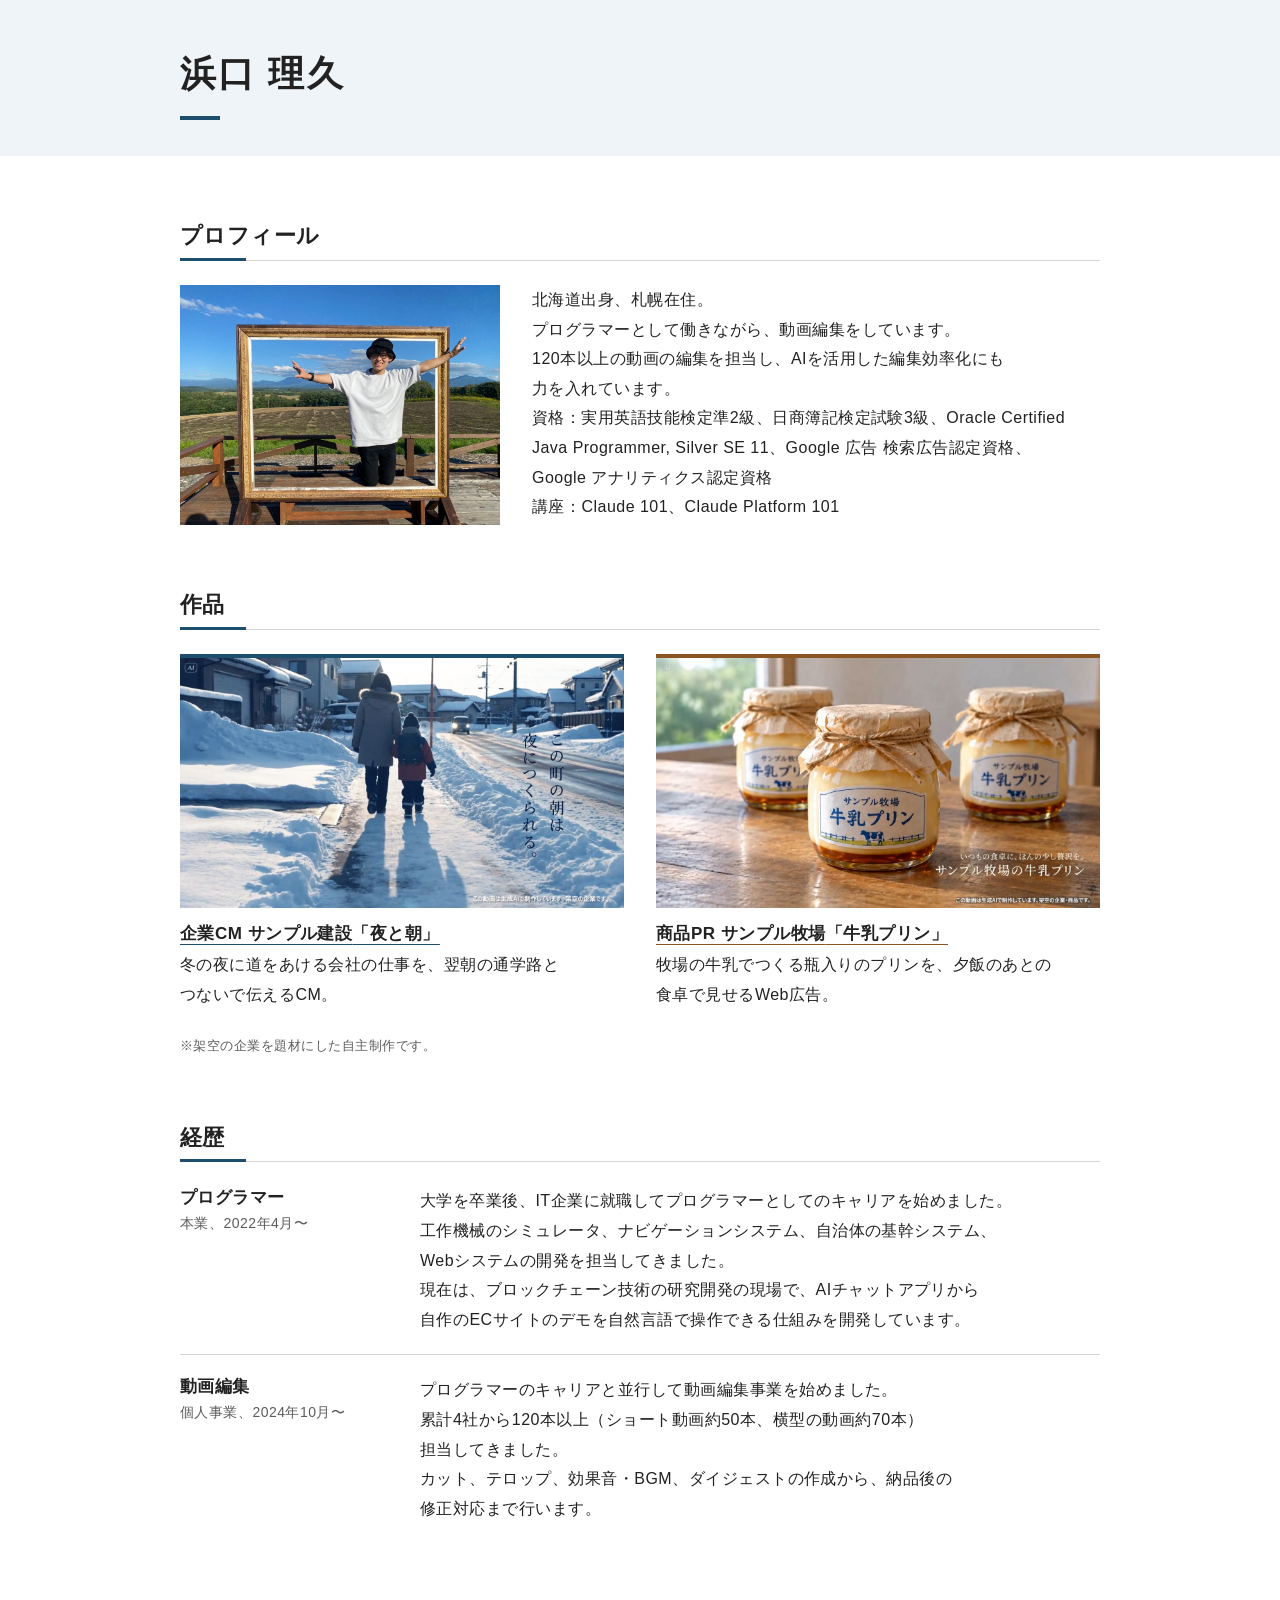
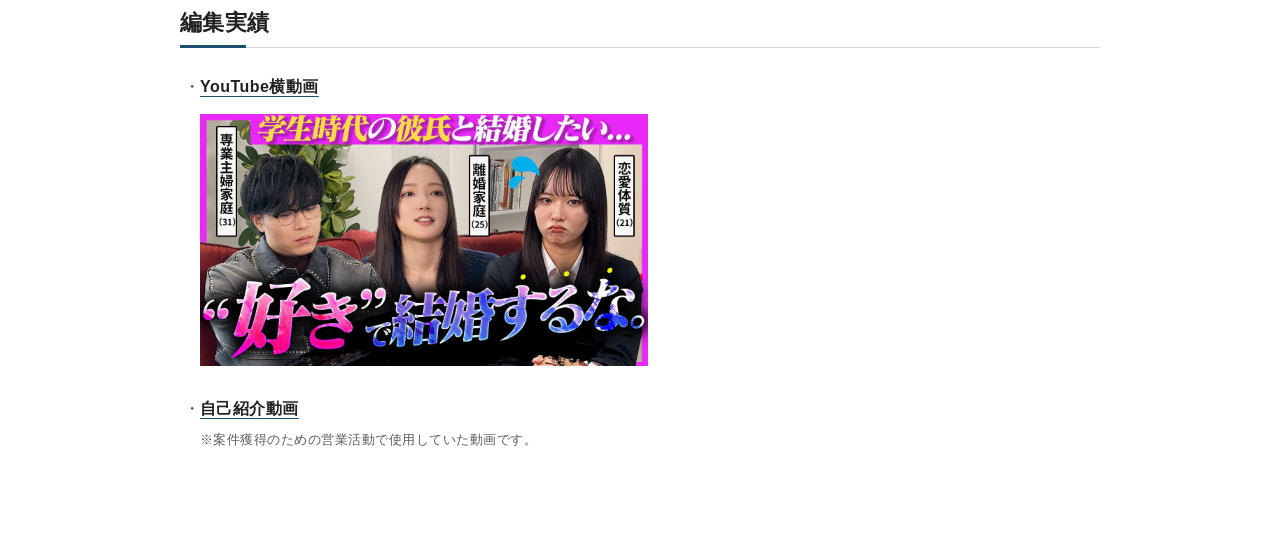
<file: index.html>
<!DOCTYPE html>
<html lang="ja">
<head>
<meta charset="utf-8">
<meta name="viewport" content="width=device-width, initial-scale=1">
<meta name="robots" content="noindex">
<title>ポートフォリオ</title>
<link rel="icon" href="data:,">
<link rel="stylesheet" href="assets/css/style.css?v=20261119b">
</head>
<body>
<main class="wrap">

  <header class="intro">
    <h1>浜口 理久</h1>
  </header>

  <section class="profile" aria-labelledby="profile">
    <h2 id="profile">プロフィール</h2>
    <div class="profile-body">
      <img src="assets/img/profile.jpg" alt="浜口 理久" width="1200" height="900">
      <p>北海道出身、<wbr>札幌在住。<br>
      プログラマーとして<wbr>働きながら、<wbr>動画編集をしています。<br>
      120本以上の<wbr>動画の<wbr>編集を<wbr>担当し、<wbr>AIを<wbr>活用した<wbr>編集効率化にも<wbr>力を<wbr>入れています。<br>
      資格：実用英語技能検定準2級、<wbr>日商簿記検定試験3級、<wbr>Oracle Certified Java Programmer, Silver SE 11、<wbr>Google 広告 検索広告認定資格、<wbr>Google アナリティクス認定資格<br>
      講座：Claude 101、<wbr>Claude Platform 101</p>
    </div>
  </section>

  <section aria-labelledby="works">
    <h2 id="works">作品</h2>
    <ul class="works">
      <!-- 作品1 ここから -->
      <li class="theme-snow">
        <a href="works/snow-cm/index.html" tabindex="-1" aria-hidden="true"><img src="assets/img/snow-cm.jpg" alt="" width="1280" height="720"></a>
        <h3><a href="works/snow-cm/index.html">企業CM サンプル建設<wbr>「夜と<wbr>朝」</a></h3>
        <p>冬の<wbr>夜に<wbr>道をあける<wbr>会社の<wbr>仕事を、<wbr>翌朝の<wbr>通学路とつないで<wbr>伝える<wbr>CM。</p>
      </li>
      <!-- 作品1 ここまで -->
      <!-- 作品2 ここから -->
      <li class="theme-pudding">
        <a href="works/milk-pudding/index.html" tabindex="-1" aria-hidden="true"><img src="assets/img/milk-pudding.jpg" alt="" width="1280" height="720"></a>
        <h3><a href="works/milk-pudding/index.html">商品PR サンプル牧場<wbr>「牛乳プリン」</a></h3>
        <p>牧場の<wbr>牛乳でつくる<wbr>瓶入りの<wbr>プリンを、<wbr>夕飯のあとの<wbr>食卓で<wbr>見せる<wbr>Web広告。</p>
      </li>
      <!-- 作品2 ここまで -->
    </ul>
    <p class="small">※架空の<wbr>企業を<wbr>題材にした<wbr>自主制作です。</p>
  </section>

  <section class="career" aria-labelledby="career">
    <h2 id="career">経歴</h2>

    <div class="career-item">
      <div class="career-head">
        <h3>プログラマー</h3>
        <p class="period">本業、<wbr>2022年4月〜</p>
      </div>
      <p>大学を<wbr>卒業後、<wbr>IT企業に<wbr>就職して<wbr>プログラマーとしての<wbr>キャリアを<wbr>始めました。<br>
      工作機械の<wbr>シミュレータ、<wbr>ナビゲーションシステム、<wbr>自治体の<wbr>基幹システム、<wbr>Webシステムの<wbr>開発を<wbr>担当してきました。<br>
      現在は、<wbr>ブロックチェーン技術の<wbr>研究開発の<wbr>現場で、<wbr>AIチャットアプリから<wbr>自作の<wbr>ECサイトの<wbr>デモを<wbr>自然言語で<wbr>操作できる<wbr>仕組みを<wbr>開発しています。</p>
    </div>

    <div class="career-item">
      <div class="career-head">
        <h3>動画編集</h3>
        <p class="period">個人事業、<wbr>2024年10月〜</p>
      </div>
      <p>プログラマーの<wbr>キャリアと<wbr>並行して<wbr>動画編集事業を<wbr>始めました。<br>
      累計4社から<wbr>120本以上<wbr>（<span class="keep">ショート動画約50本</span>、<span class="keep">横型の動画約70本</span>）<wbr>担当してきました。<br>
      カット、<wbr>テロップ、<wbr>効果音・BGM、<wbr>ダイジェストの<wbr>作成から、<wbr>納品後の<wbr>修正対応まで<wbr>行います。</p>
    </div>
  </section>

  <section aria-labelledby="edits">
    <h2 id="edits">編集実績</h2>
    <ul class="sample">
      <li>
        <p class="sample-title"><a href="https://youtu.be/GLa_k2IbzQU">YouTube横動画</a></p>
        <a href="https://youtu.be/GLa_k2IbzQU" tabindex="-1" aria-hidden="true"><img src="assets/img/edit-work.jpg" alt="" width="1280" height="720"></a>
      </li>
      <li>
        <p class="sample-title"><a href="https://youtu.be/4zsTHrxgi5o">自己紹介動画</a></p>
        <p class="small">※案件獲得のための<wbr>営業活動で<wbr>使用していた<wbr>動画です。</p>
      </li>
    </ul>
  </section>

</main>
</body>
</html>
</file>
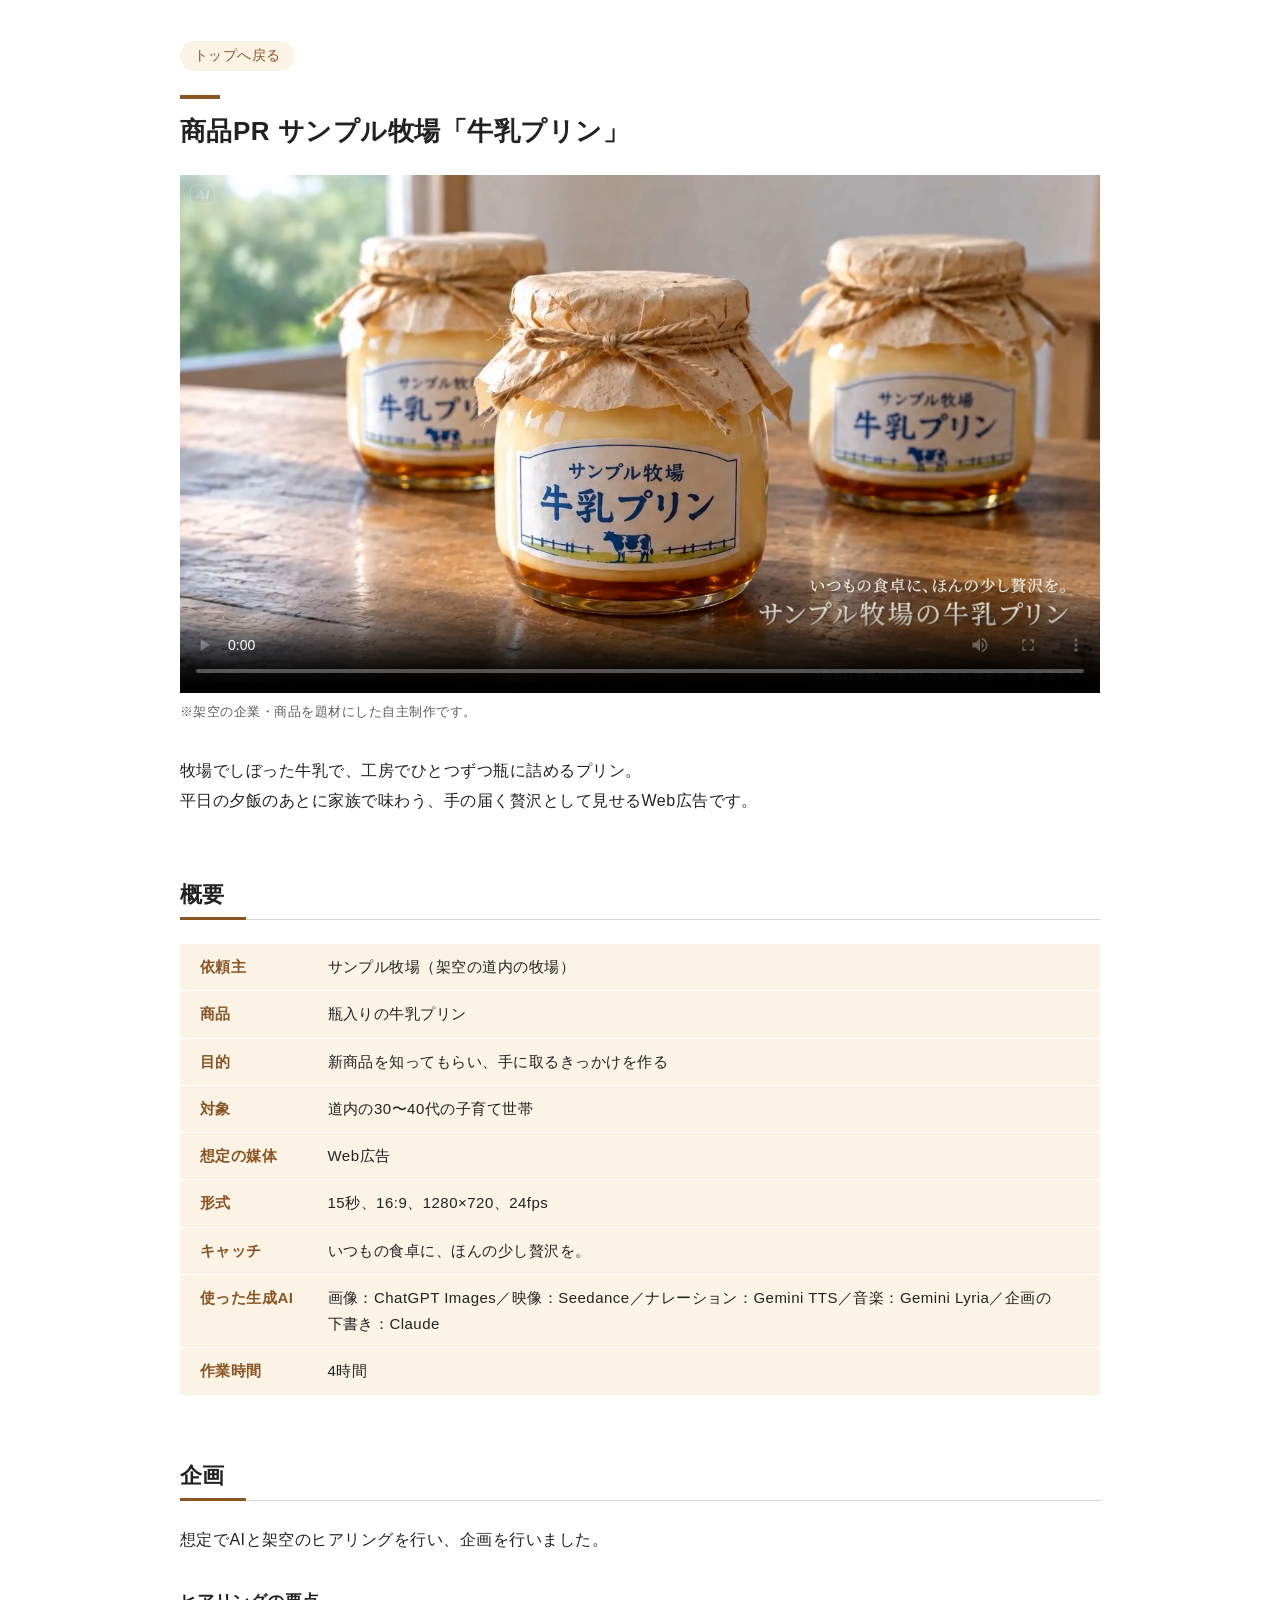
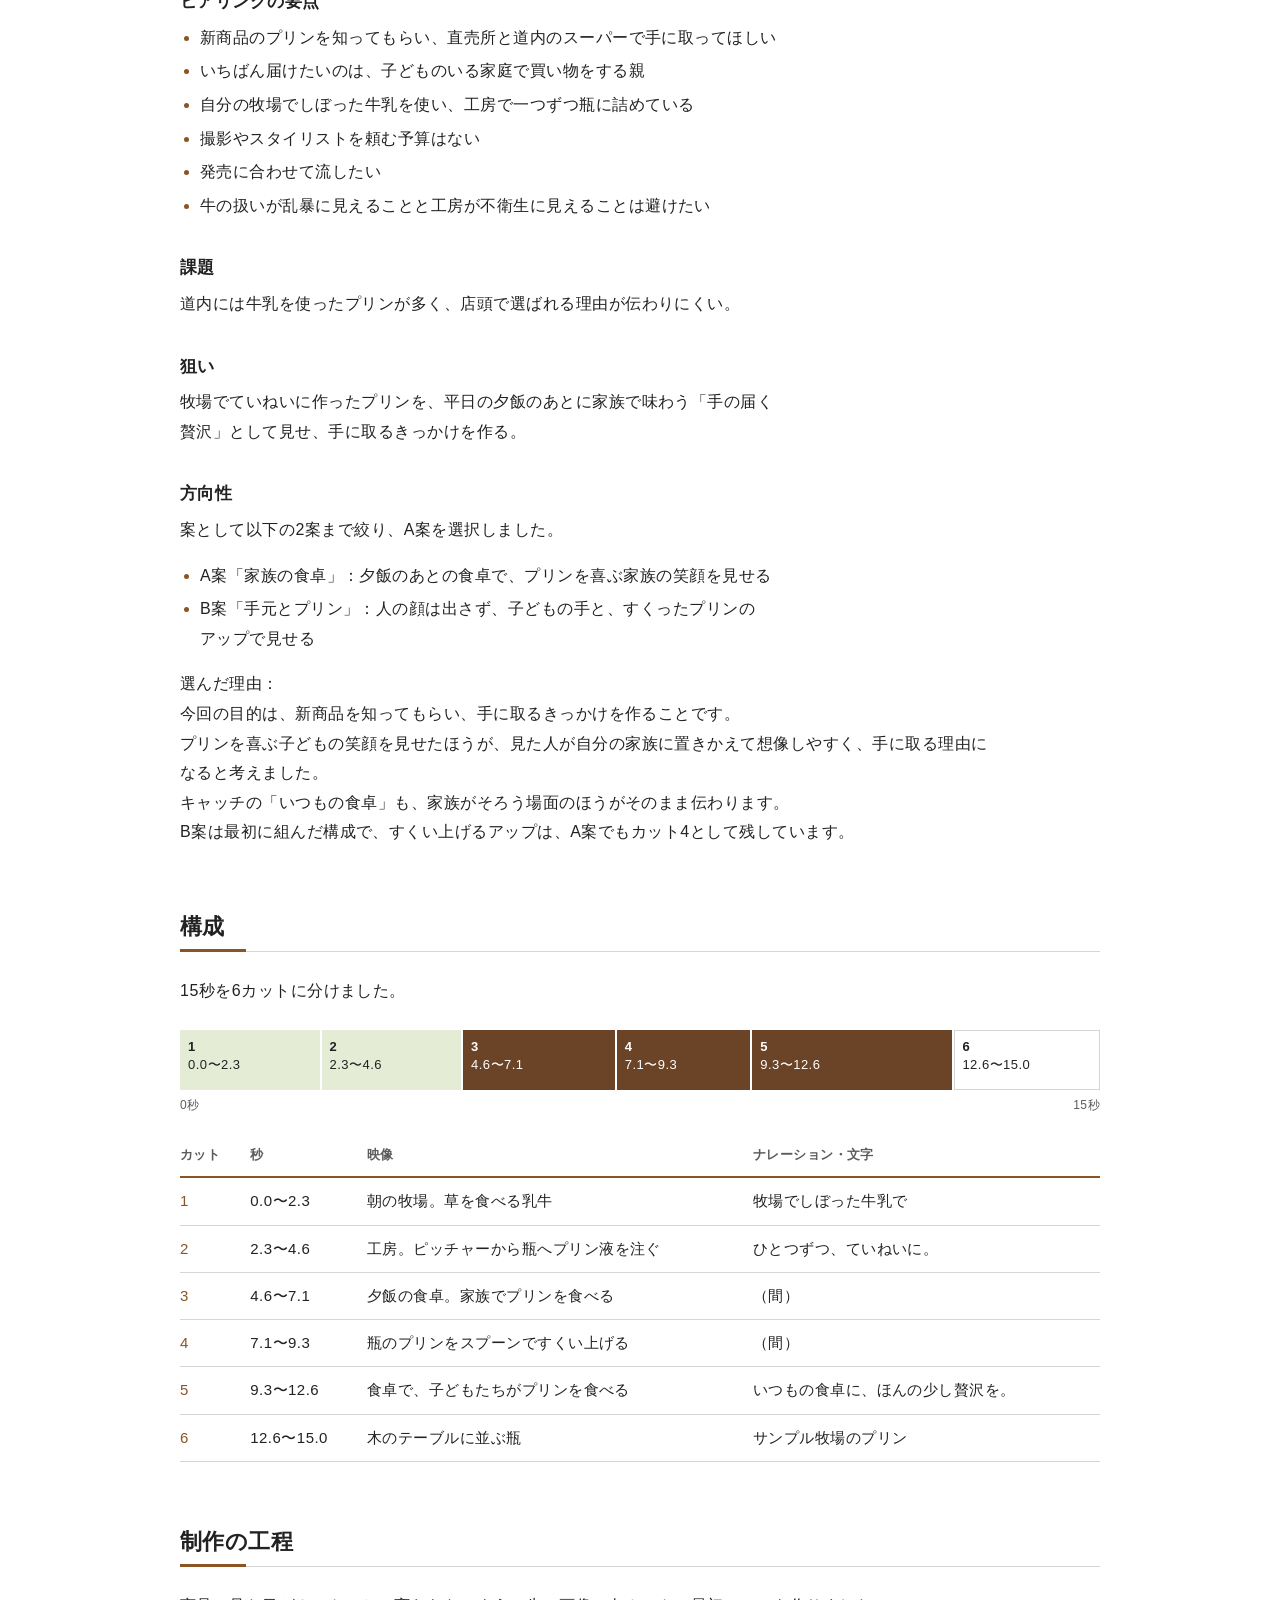
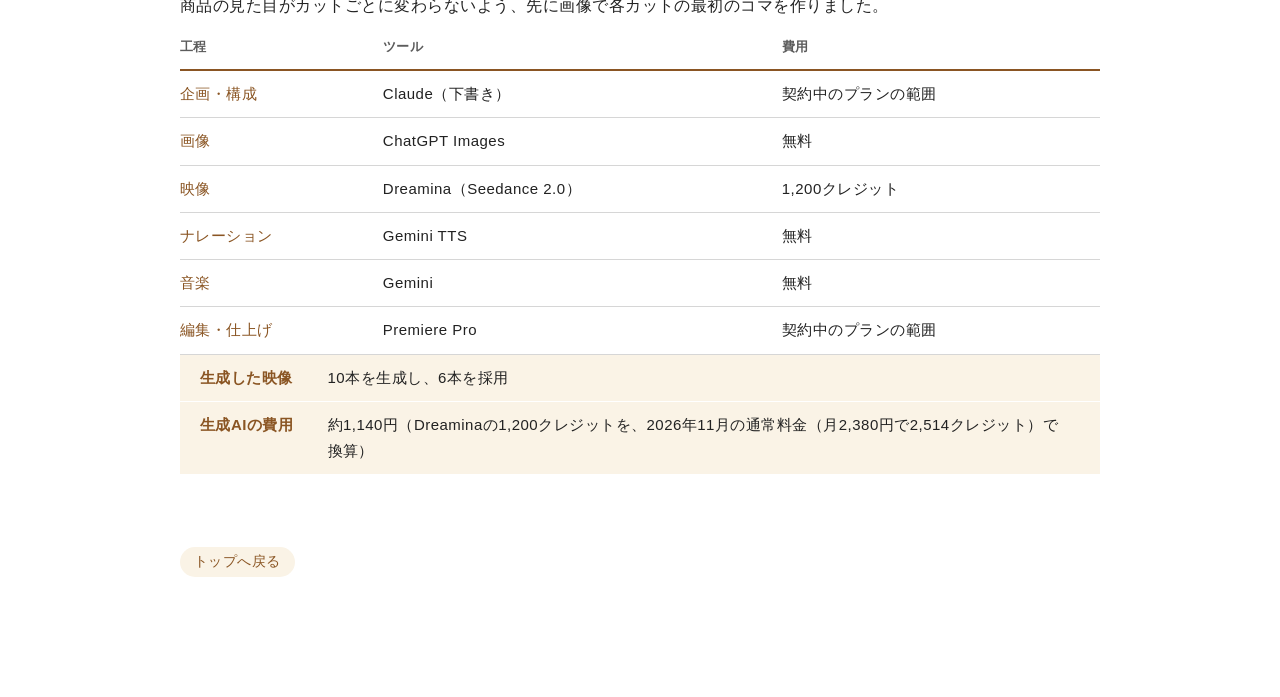
<file: works/milk-pudding/index.html>
<!DOCTYPE html>
<html lang="ja">
<head>
<meta charset="utf-8">
<meta name="viewport" content="width=device-width, initial-scale=1">
<meta name="robots" content="noindex">
<title>商品PR サンプル牧場「牛乳プリン」</title>
<link rel="icon" href="data:,">
<link rel="stylesheet" href="../../assets/css/style.css?v=20261119b">
</head>
<body class="theme-pudding">
<main class="wrap">

  <a class="back" href="../../index.html">トップへ<wbr>戻る</a>

  <h1>商品PR サンプル牧場<wbr>「牛乳プリン」</h1>

  <div class="film">
    <video controls playsinline preload="metadata" width="1280" height="720" poster="../../assets/img/milk-pudding.jpg">
      <source src="../../assets/video/milk-pudding.mp4" type="video/mp4">
    </video>
  </div>
  <p class="small">※架空の<wbr>企業・商品を<wbr>題材にした<wbr>自主制作です。</p>

  <p class="wide">牧場でしぼった<wbr>牛乳で、<wbr>工房でひとつずつ<wbr>瓶に<wbr>詰める<wbr>プリン。<br>
  平日の<wbr>夕飯のあとに<wbr>家族で<wbr>味わう、<wbr>手の<wbr>届く<wbr>贅沢として<wbr>見せる<wbr>Web広告です。</p>

  <section aria-labelledby="overview">
    <h2 id="overview">概要</h2>
    <table class="table">
      <tbody>
        <tr><th scope="row">依頼主</th><td>サンプル牧場<wbr>（架空の<wbr>道内の<wbr>牧場）</td></tr>
        <tr><th scope="row">商品</th><td>瓶入りの<wbr>牛乳プリン</td></tr>
        <tr><th scope="row">目的</th><td>新商品を<wbr>知ってもらい、<wbr>手に<wbr>取るきっかけを<wbr>作る</td></tr>
        <tr><th scope="row">対象</th><td>道内の<wbr>30〜40代の<wbr>子育て<wbr>世帯</td></tr>
        <tr><th scope="row">想定の<wbr>媒体</th><td>Web広告</td></tr>
        <tr><th scope="row">形式</th><td>15秒、<wbr>16:9、<wbr>1280×720、<wbr>24fps</td></tr>
        <tr><th scope="row">キャッチ</th><td>いつもの<wbr>食卓に、<wbr>ほんの<wbr>少し<wbr>贅沢を。</td></tr>
        <tr><th scope="row">使った<wbr>生成AI</th><td>画像：ChatGPT Images／映像：Seedance／ナレーション：Gemini TTS／音楽：Gemini Lyria／企画の<wbr>下書き：Claude</td></tr>
        <tr><th scope="row">作業時間</th><td>4時間</td></tr>
      </tbody>
    </table>
  </section>

  <section aria-labelledby="plan">
    <h2 id="plan">企画</h2>

    <p>想定で<wbr>AIと<wbr>架空の<wbr>ヒアリングを<wbr>行い、<wbr>企画を<wbr>行いました。</p>

    <h3>ヒアリングの<wbr>要点</h3>
    <ul>
      <li>新商品の<wbr>プリンを<wbr>知ってもらい、<wbr>直売所と<wbr>道内の<wbr>スーパーで<wbr>手に<wbr>取ってほしい</li>
      <li>いちばん<wbr>届けたいのは、<wbr>子どものいる<wbr>家庭で<wbr>買い<wbr>物をする<wbr>親</li>
      <li>自分の<wbr>牧場でしぼった<wbr>牛乳を<wbr>使い、<wbr>工房で<wbr>一つずつ<wbr>瓶に<wbr>詰めている</li>
      <li>撮影や<wbr>スタイリストを<wbr>頼む<wbr>予算はない</li>
      <li>発売に<wbr>合わせて<wbr>流したい</li>
      <li>牛の<wbr>扱いが<wbr>乱暴に<wbr>見えることと<wbr>工房が<wbr>不衛生に<wbr>見えることは<wbr>避けたい</li>
    </ul>

    <h3>課題</h3>
    <p>道内には<wbr>牛乳を<wbr>使った<wbr>プリンが<wbr>多く、<wbr>店頭で<wbr>選ばれる<wbr>理由が<wbr>伝わりにくい。</p>

    <h3>狙い</h3>
    <p>牧場でていねいに<wbr>作った<wbr>プリンを、<wbr>平日の<wbr>夕飯のあとに<wbr>家族で<wbr>味わう<wbr>「手の<wbr>届く<wbr>贅沢」として<wbr>見せ、<wbr>手に<wbr>取るきっかけを<wbr>作る。</p>

    <h3>方向性</h3>
    <p>案として<wbr>以下の<wbr>2案まで<wbr>絞り、<wbr>A案を<wbr>選択しました。</p>
    <ul>
      <li>A案<wbr>「家族の<wbr>食卓」：夕飯のあとの<wbr>食卓で、<wbr>プリンを<wbr>喜ぶ<wbr>家族の<wbr>笑顔を<wbr>見せる</li>
      <li>B案<wbr>「手元と<wbr>プリン」：人の<wbr>顔は<wbr>出さず、<wbr>子どもの<wbr>手と、<wbr>すくった<wbr>プリンの<wbr>アップで<wbr>見せる</li>
    </ul>
    <p class="wide">選んだ<wbr>理由：<br>
    今回の<wbr>目的は、<wbr>新商品を<wbr>知ってもらい、<wbr>手に<wbr>取るきっかけを<wbr>作ることです。<br>
    プリンを<wbr>喜ぶ<wbr>子どもの<wbr>笑顔を<wbr>見せたほうが、<wbr>見た<wbr>人が<wbr>自分の<wbr>家族に<wbr>置きかえて<wbr>想像しやすく、<wbr>手に<wbr>取る<wbr>理由になると<wbr>考えました。<br>
    キャッチの<wbr>「いつもの<wbr>食卓」も、<wbr>家族がそろう<wbr>場面のほうがそのまま<wbr>伝わります。<br>
    B案は<wbr>最初に<wbr>組んだ<wbr>構成で、<wbr>すくい<wbr>上げる<wbr>アップは、<wbr>A案でも<wbr>カット4として<wbr>残しています。</p>
  </section>

  <section aria-labelledby="structure">
    <h2 id="structure">構成</h2>
    <p>15秒を<wbr>6カットに<wbr>分けました。</p>

    <figure class="timeline" aria-label="15秒の中のカットの長さ">
      <ol style="grid-template-columns: 23fr 23fr 25fr 22fr 33fr 24fr;">
        <li><span class="no">1</span><span class="sec">0.0〜2.3</span></li>
        <li><span class="no">2</span><span class="sec">2.3〜4.6</span></li>
        <li class="night"><span class="no">3</span><span class="sec">4.6〜7.1</span></li>
        <li class="night"><span class="no">4</span><span class="sec">7.1〜9.3</span></li>
        <li class="night"><span class="no">5</span><span class="sec">9.3〜12.6</span></li>
        <li class="white"><span class="no">6</span><span class="sec">12.6〜15.0</span></li>
      </ol>
      <div class="ends"><span>0秒</span><span>15秒</span></div>
    </figure>

    <table class="table stack">
      <thead>
        <tr><th scope="col">カット</th><th scope="col">秒</th><th scope="col">映像</th><th scope="col">ナレーション・文字</th></tr>
      </thead>
      <tbody>
        <tr><td class="key">1</td><td class="key nowrap">0.0〜2.3</td><td data-label="映像">朝の<wbr>牧場。<wbr>草を<wbr>食べる<wbr>乳牛</td><td data-label="ナレーション・文字">牧場でしぼった<wbr>牛乳で</td></tr>
        <tr><td class="key">2</td><td class="key nowrap">2.3〜4.6</td><td data-label="映像">工房。<wbr>ピッチャーから<wbr>瓶へ<wbr>プリン液を<wbr>注ぐ</td><td data-label="ナレーション・文字">ひとつずつ、<wbr>ていねいに。</td></tr>
        <tr><td class="key">3</td><td class="key nowrap">4.6〜7.1</td><td data-label="映像">夕飯の<wbr>食卓。<wbr>家族で<wbr>プリンを<wbr>食べる</td><td data-label="ナレーション・文字">（間）</td></tr>
        <tr><td class="key">4</td><td class="key nowrap">7.1〜9.3</td><td data-label="映像">瓶の<wbr>プリンを<wbr>スプーンですくい<wbr>上げる</td><td data-label="ナレーション・文字">（間）</td></tr>
        <tr><td class="key">5</td><td class="key nowrap">9.3〜12.6</td><td data-label="映像">食卓で、<wbr>子どもたちが<wbr>プリンを<wbr>食べる</td><td data-label="ナレーション・文字">いつもの<wbr>食卓に、<wbr>ほんの<wbr>少し<wbr>贅沢を。</td></tr>
        <tr><td class="key">6</td><td class="key nowrap">12.6〜15.0</td><td data-label="映像">木の<wbr>テーブルに<wbr>並ぶ<wbr>瓶</td><td data-label="ナレーション・文字">サンプル牧場の<wbr>プリン</td></tr>
      </tbody>
    </table>
  </section>

  <section aria-labelledby="process">
    <h2 id="process">制作の<wbr>工程</h2>
    <p class="wide">商品の<wbr>見た<wbr>目が<wbr>カットごとに<wbr>変わらないよう、<wbr>先に<wbr>画像で<wbr>各カットの<wbr>最初の<wbr>コマを<wbr>作りました。</p>

    <table class="table stack">
      <thead>
        <tr><th scope="col">工程</th><th scope="col">ツール</th><th scope="col">費用</th></tr>
      </thead>
      <tbody>
        <tr><td class="key">企画・構成</td><td data-label="ツール">Claude<wbr>（下書き）</td><td data-label="費用">契約中の<wbr>プランの<wbr>範囲</td></tr>
        <tr><td class="key">画像</td><td data-label="ツール">ChatGPT Images</td><td data-label="費用">無料</td></tr>
        <tr><td class="key">映像</td><td data-label="ツール"><span class="keep">Dreamina（Seedance 2.0）</span></td><td data-label="費用">1,200クレジット</td></tr>
        <tr><td class="key">ナレーション</td><td data-label="ツール">Gemini TTS</td><td data-label="費用">無料</td></tr>
        <tr><td class="key">音楽</td><td data-label="ツール">Gemini</td><td data-label="費用">無料</td></tr>
        <tr><td class="key">編集・仕上げ</td><td data-label="ツール">Premiere Pro</td><td data-label="費用">契約中の<wbr>プランの<wbr>範囲</td></tr>
      </tbody>
    </table>

    <table class="table">
      <tbody>
        <tr><th scope="row">生成した<wbr>映像</th><td>10本を<wbr>生成し、<wbr>6本を<wbr>採用</td></tr>
        <tr><th scope="row">生成AIの<wbr>費用</th><td>約1,140円<wbr>（Dreaminaの<wbr>1,200クレジットを、<wbr>2026年11月の<wbr>通常料金<wbr>（月2,380円で<wbr>2,514クレジット）で<wbr>換算）</td></tr>
      </tbody>
    </table>
  </section>

  <a class="back" href="../../index.html">トップへ<wbr>戻る</a>

</main>
</body>
</html>
</file>
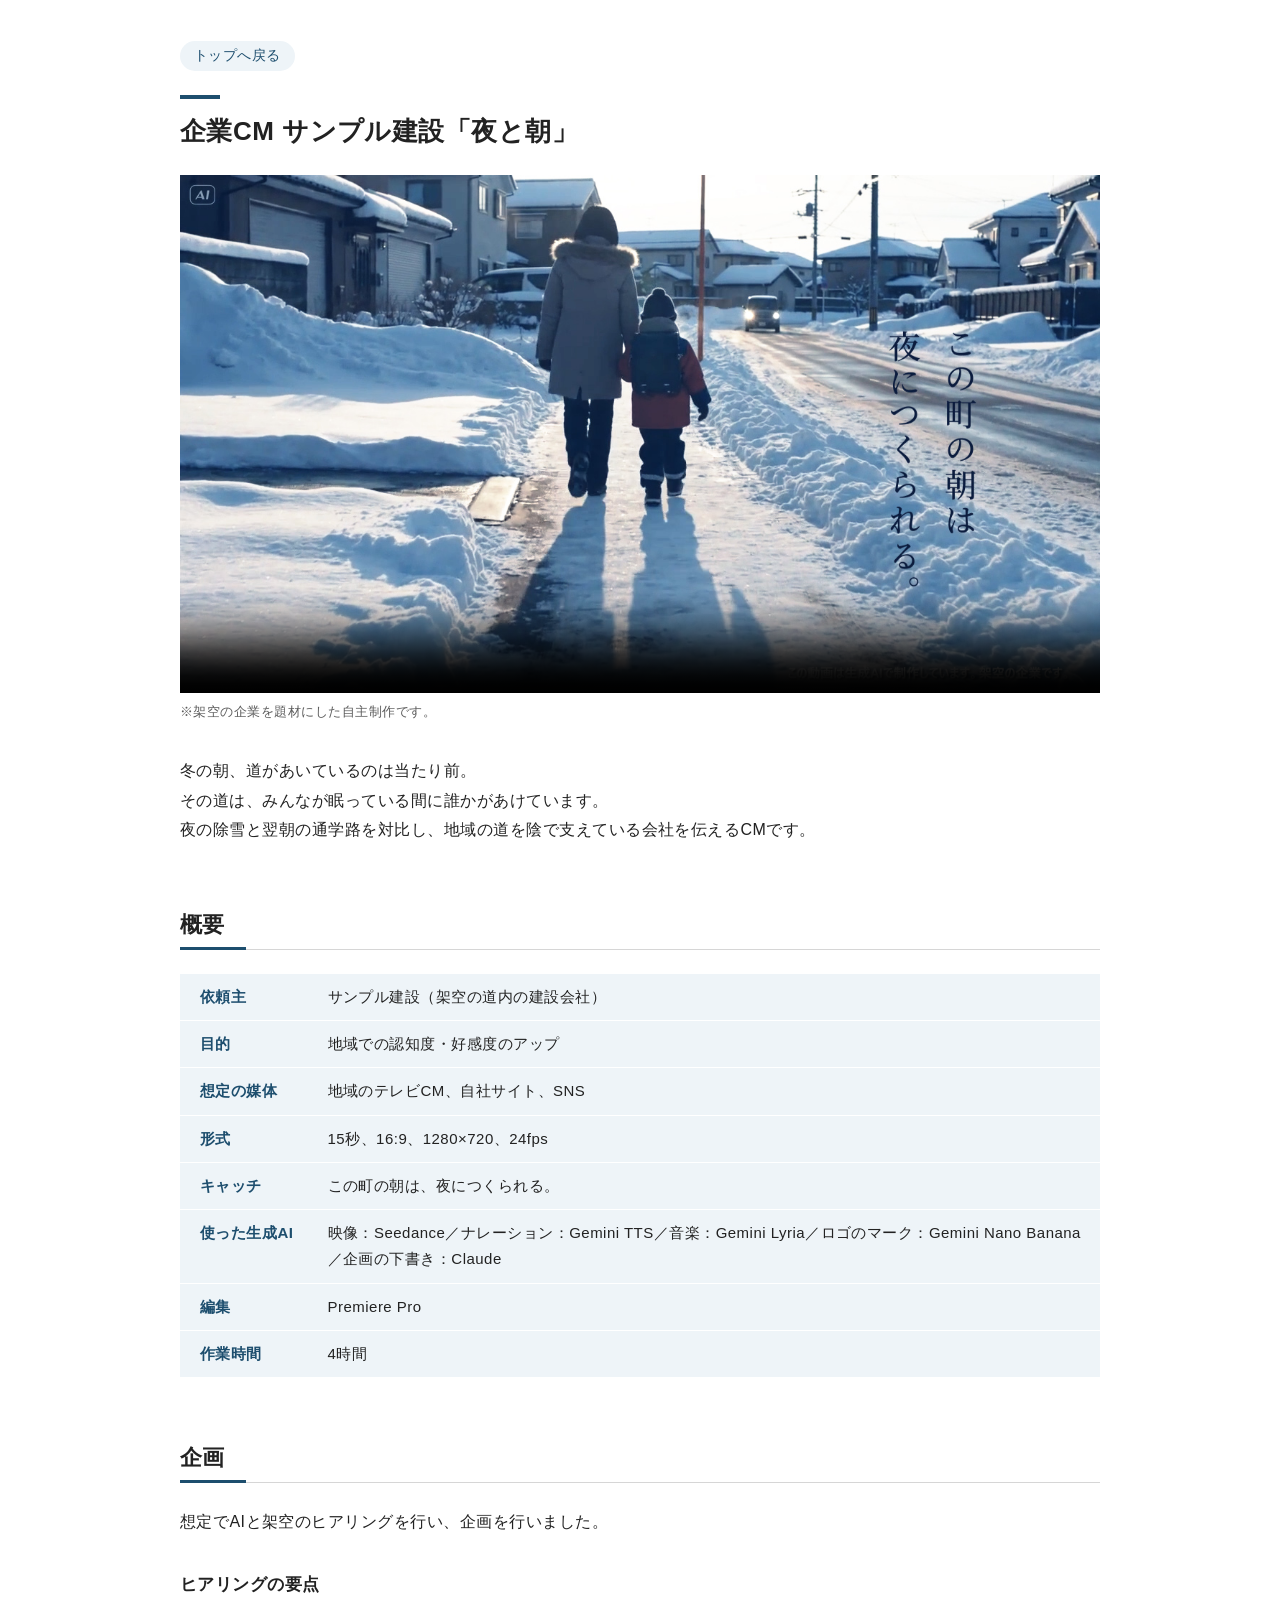
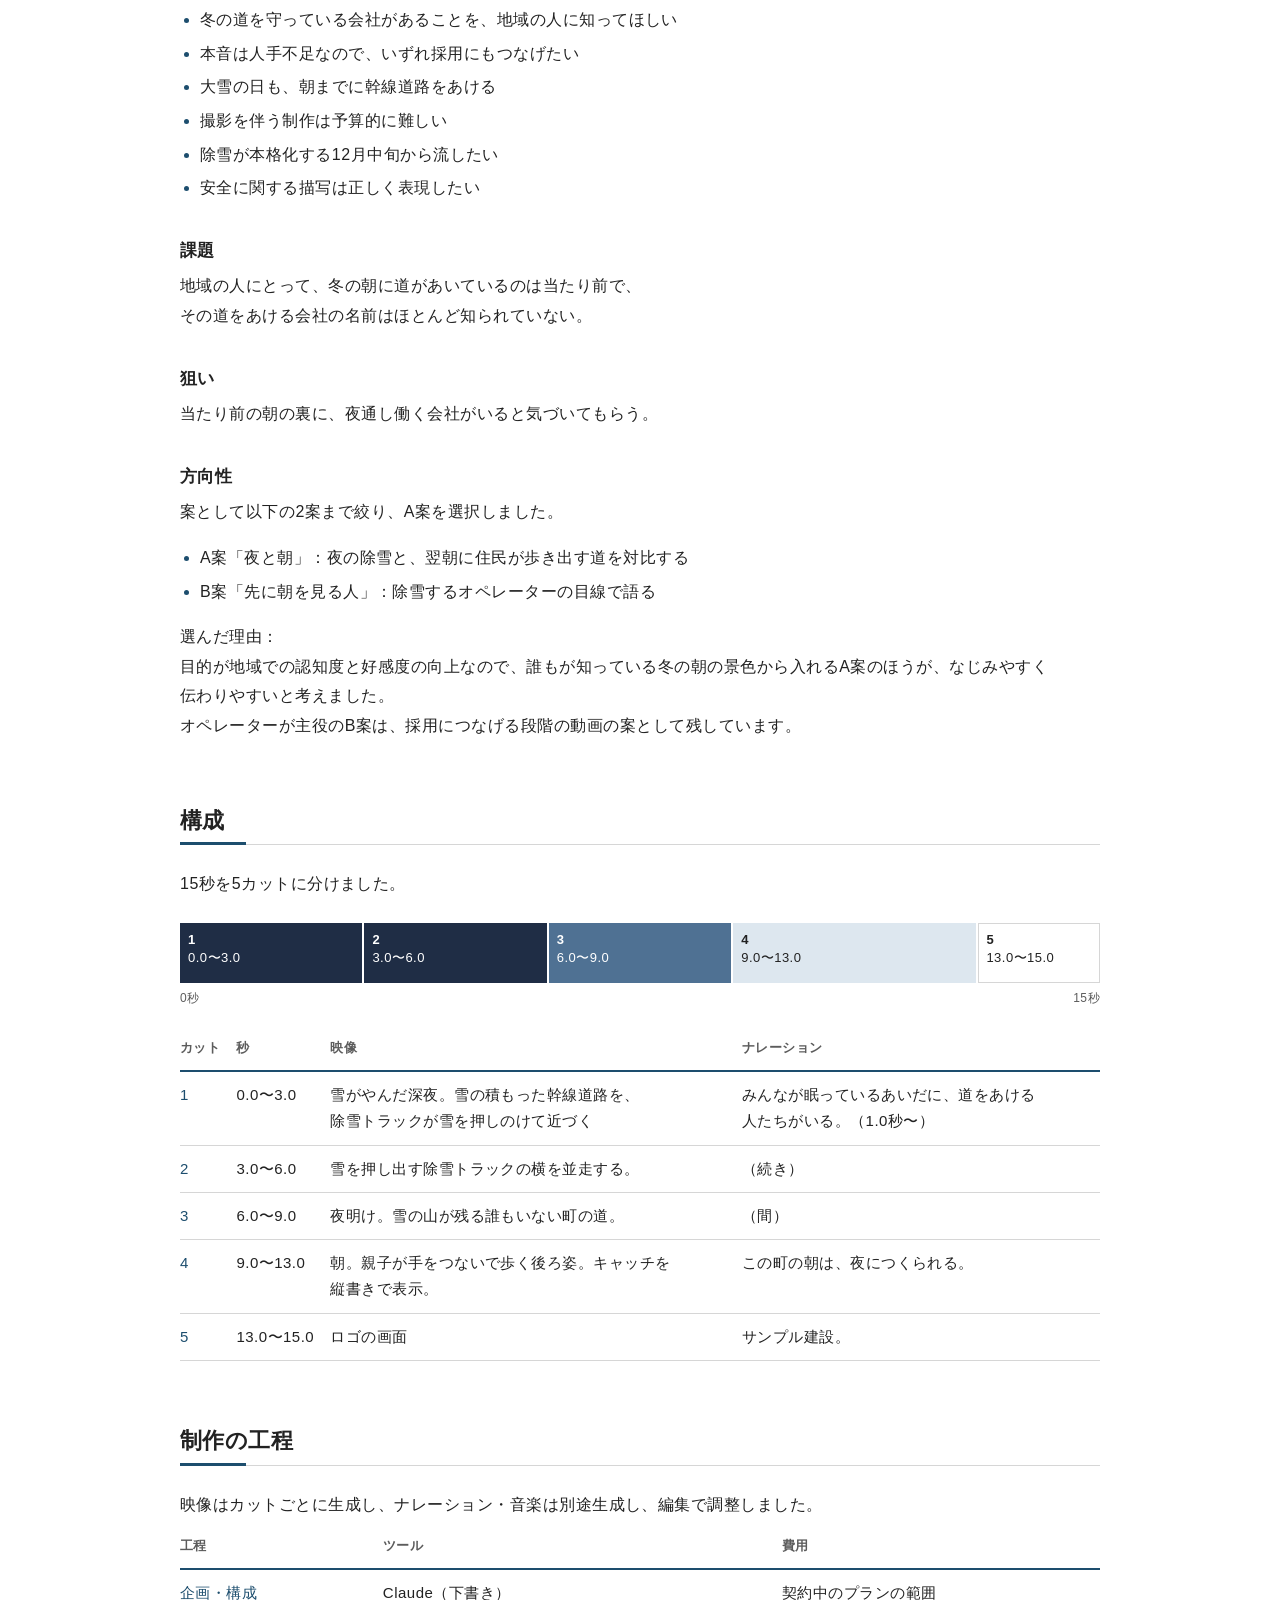
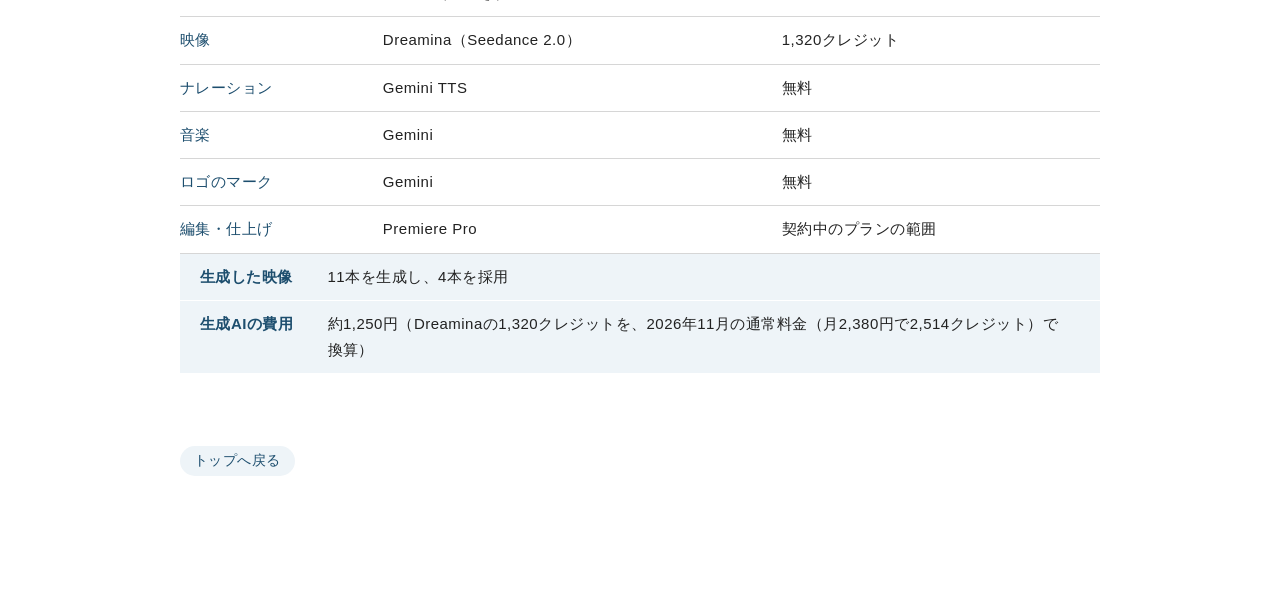
<file: works/snow-cm/index.html>
<!DOCTYPE html>
<html lang="ja">
<head>
<meta charset="utf-8">
<meta name="viewport" content="width=device-width, initial-scale=1">
<meta name="robots" content="noindex">
<title>企業CM サンプル建設「夜と朝」</title>
<link rel="icon" href="data:,">
<link rel="stylesheet" href="../../assets/css/style.css?v=20261119b">
</head>
<body class="theme-snow">
<main class="wrap">

  <a class="back" href="../../index.html">トップへ<wbr>戻る</a>

  <h1>企業CM サンプル建設<wbr>「夜と<wbr>朝」</h1>

  <div class="film">
    <video controls playsinline preload="metadata" width="1280" height="720" poster="../../assets/img/snow-cm.jpg">
      <source src="../../assets/video/snow-cm.mp4" type="video/mp4">
    </video>
  </div>
  <p class="small">※架空の<wbr>企業を<wbr>題材にした<wbr>自主制作です。</p>

  <p class="wide">冬の<wbr>朝、<wbr>道があいているのは<wbr>当たり<wbr>前。<br>
  その<wbr>道は、<wbr>みんなが<wbr>眠っている<wbr>間に<wbr>誰かがあけています。<br>
  夜の<wbr>除雪と<wbr>翌朝の<wbr>通学路を<wbr>対比し、<wbr>地域の<wbr>道を<wbr>陰で<wbr>支えている<wbr>会社を<wbr>伝える<wbr>CMです。</p>

  <section aria-labelledby="overview">
    <h2 id="overview">概要</h2>
    <table class="table">
      <tbody>
        <tr><th scope="row">依頼主</th><td>サンプル建設<wbr>（架空の<wbr>道内の<wbr>建設会社）</td></tr>
        <tr><th scope="row">目的</th><td>地域での<wbr>認知度・好感度の<wbr>アップ</td></tr>
        <tr><th scope="row">想定の<wbr>媒体</th><td>地域の<wbr>テレビCM、<wbr>自社サイト、<wbr>SNS</td></tr>
        <tr><th scope="row">形式</th><td>15秒、<wbr>16:9、<wbr>1280×720、<wbr>24fps</td></tr>
        <tr><th scope="row">キャッチ</th><td>この<wbr>町の<wbr>朝は、<wbr>夜につくられる。</td></tr>
        <tr><th scope="row">使った<wbr>生成AI</th><td>映像：Seedance／ナレーション：Gemini TTS／音楽：Gemini Lyria／ロゴの<wbr>マーク：<span class="keep">Gemini Nano Banana</span>／企画の<wbr>下書き：Claude</td></tr>
        <tr><th scope="row">編集</th><td>Premiere Pro</td></tr>
        <tr><th scope="row">作業時間</th><td>4時間</td></tr>
      </tbody>
    </table>
  </section>

  <section aria-labelledby="plan">
    <h2 id="plan">企画</h2>

    <p>想定で<wbr>AIと<wbr>架空の<wbr>ヒアリングを<wbr>行い、<wbr>企画を<wbr>行いました。</p>

    <h3>ヒアリングの<wbr>要点</h3>
    <ul>
      <li>冬の<wbr>道を<wbr>守っている<wbr>会社があることを、<wbr>地域の<wbr>人に<wbr>知ってほしい</li>
      <li>本音は<wbr>人手不足なので、<wbr>いずれ<wbr>採用にもつなげたい</li>
      <li>大雪の<wbr>日も、<wbr>朝までに<wbr>幹線道路をあける</li>
      <li>撮影を<wbr>伴う<wbr>制作は<wbr>予算的に<wbr>難しい</li>
      <li>除雪が<wbr>本格化する<wbr>12月中旬から<wbr>流したい</li>
      <li>安全に<wbr>関する<wbr>描写は<wbr>正しく<wbr>表現したい</li>
    </ul>

    <h3>課題</h3>
    <p>地域の<wbr>人にとって、<wbr>冬の<wbr>朝に<wbr>道があいているのは<wbr>当たり<wbr>前で、<br>
    その<wbr>道をあける<wbr>会社の<wbr>名前はほとんど<wbr>知られていない。</p>

    <h3>狙い</h3>
    <p>当たり<wbr>前の<wbr>朝の<wbr>裏に、<wbr>夜通し<wbr>働く<wbr>会社がいると<wbr>気づいてもらう。</p>

    <h3>方向性</h3>
    <p>案として<wbr>以下の<wbr>2案まで<wbr>絞り、<wbr>A案を<wbr>選択しました。</p>
    <ul>
      <li>A案<wbr>「夜と<wbr>朝」：夜の<wbr>除雪と、<wbr>翌朝に<wbr>住民が<wbr>歩き<wbr>出す<wbr>道を<wbr>対比する</li>
      <li>B案<wbr>「先に<wbr>朝を<wbr>見る<wbr>人」：除雪する<wbr>オペレーターの<wbr>目線で<wbr>語る</li>
    </ul>
    <p class="wide">選んだ<wbr>理由：<br>
    目的が<wbr>地域での<wbr>認知度と<wbr>好感度の<wbr>向上なので、<wbr>誰もが<wbr>知っている<wbr>冬の<wbr>朝の<wbr>景色から<wbr>入れる<wbr>A案のほうが、<wbr>なじみやすく<wbr>伝わりやすいと<wbr>考えました。<br>
    オペレーターが<wbr>主役の<wbr>B案は、<wbr>採用につなげる<wbr>段階の<wbr>動画の<wbr>案として<wbr>残しています。</p>
  </section>

  <section aria-labelledby="structure">
    <h2 id="structure">構成</h2>
    <p>15秒を<wbr>5カットに<wbr>分けました。</p>

    <figure class="timeline" aria-label="15秒の中のカットの長さ">
      <ol style="grid-template-columns: 3fr 3fr 3fr 4fr 2fr;">
        <li class="night"><span class="no">1</span><span class="sec">0.0〜3.0</span></li>
        <li class="night"><span class="no">2</span><span class="sec">3.0〜6.0</span></li>
        <li class="dawn"><span class="no">3</span><span class="sec">6.0〜9.0</span></li>
        <li><span class="no">4</span><span class="sec">9.0〜13.0</span></li>
        <li class="white"><span class="no">5</span><span class="sec">13.0〜15.0</span></li>
      </ol>
      <div class="ends"><span>0秒</span><span>15秒</span></div>
    </figure>

    <table class="table stack">
      <thead>
        <tr><th scope="col">カット</th><th scope="col">秒</th><th scope="col">映像</th><th scope="col">ナレーション</th></tr>
      </thead>
      <tbody>
        <tr><td class="key">1</td><td class="key nowrap">0.0〜3.0</td><td data-label="映像">雪がやんだ<wbr>深夜。<wbr>雪の<wbr>積もった<wbr>幹線道路を、<wbr>除雪トラックが<wbr>雪を<wbr>押しのけて<wbr>近づく</td><td data-label="ナレーション">みんなが<wbr>眠っているあいだに、<wbr>道をあける<wbr>人たちがいる。<wbr>（1.0秒〜）</td></tr>
        <tr><td class="key">2</td><td class="key nowrap">3.0〜6.0</td><td data-label="映像">雪を<wbr>押し<wbr>出す<wbr>除雪トラックの<wbr>横を<wbr>並走する。</td><td data-label="ナレーション">（続き）</td></tr>
        <tr><td class="key">3</td><td class="key nowrap">6.0〜9.0</td><td data-label="映像">夜明け。<wbr>雪の<wbr>山が<wbr>残る<wbr>誰もいない<wbr>町の<wbr>道。</td><td data-label="ナレーション">（間）</td></tr>
        <tr><td class="key">4</td><td class="key nowrap">9.0〜13.0</td><td data-label="映像">朝。<wbr>親子が<wbr>手をつないで<wbr>歩く<wbr>後ろ<wbr>姿。<wbr>キャッチを<wbr>縦書きで<wbr>表示。</td><td data-label="ナレーション">この<wbr>町の<wbr>朝は、<wbr>夜につくられる。</td></tr>
        <tr><td class="key">5</td><td class="key nowrap">13.0〜15.0</td><td data-label="映像">ロゴの<wbr>画面</td><td data-label="ナレーション">サンプル建設。</td></tr>
      </tbody>
    </table>
  </section>

  <section aria-labelledby="process">
    <h2 id="process">制作の<wbr>工程</h2>
    <p class="wide">映像は<wbr>カットごとに<wbr>生成し、<wbr>ナレーション・音楽は<wbr>別途生成し、<wbr>編集で<wbr>調整しました。</p>

    <table class="table stack">
      <thead>
        <tr><th scope="col">工程</th><th scope="col">ツール</th><th scope="col">費用</th></tr>
      </thead>
      <tbody>
        <tr><td class="key">企画・構成</td><td data-label="ツール">Claude<wbr>（下書き）</td><td data-label="費用">契約中の<wbr>プランの<wbr>範囲</td></tr>
        <tr><td class="key">映像</td><td data-label="ツール"><span class="keep">Dreamina（Seedance 2.0）</span></td><td data-label="費用">1,320クレジット</td></tr>
        <tr><td class="key">ナレーション</td><td data-label="ツール">Gemini TTS</td><td data-label="費用">無料</td></tr>
        <tr><td class="key">音楽</td><td data-label="ツール">Gemini</td><td data-label="費用">無料</td></tr>
        <tr><td class="key">ロゴの<wbr>マーク</td><td data-label="ツール">Gemini</td><td data-label="費用">無料</td></tr>
        <tr><td class="key">編集・仕上げ</td><td data-label="ツール">Premiere Pro</td><td data-label="費用">契約中の<wbr>プランの<wbr>範囲</td></tr>
      </tbody>
    </table>

    <table class="table">
      <tbody>
        <tr><th scope="row">生成した<wbr>映像</th><td>11本を<wbr>生成し、<wbr>4本を<wbr>採用</td></tr>
        <tr><th scope="row">生成AIの<wbr>費用</th><td>約1,250円<wbr>（Dreaminaの<wbr>1,320クレジットを、<wbr>2026年11月の<wbr>通常料金<wbr>（月2,380円で<wbr>2,514クレジット）で<wbr>換算）</td></tr>
      </tbody>
    </table>
  </section>

  <a class="back" href="../../index.html">トップへ<wbr>戻る</a>

</main>
</body>
</html>
</file>
<file: assets/css/style.css>
/* ポートフォリオ 共通スタイル
   方針：作品が主役。白地に黒に近い文字。色は作品の動画に任せる */

:root {
  --paper: #ffffff;
  --ink: #222222;
  --sub: #5c5c5c;
  --rule: #d6d6d6;
  /* 差し色はこの1色だけ。冬の夜から朝の色に合わせた深い藍 */
  --accent: #1d4e6e;
  --focus: var(--accent);
  --todo-ink: #a1001f;
  --todo-bg: #fdeced;
  --night: #2e2e2e;
  --dawn: #8f8f8f;
  --day: #e6e6e6;
  --measure: 38em;
}

*,
*::before,
*::after {
  box-sizing: border-box;
}

html {
  -webkit-text-size-adjust: 100%;
}

body {
  margin: 0;
  background: var(--paper);
  color: var(--ink);
  font-family: "Hiragino Sans", "Hiragino Kaku Gothic ProN", "Yu Gothic", YuGothic, Meiryo, "Noto Sans CJK JP", "Noto Sans JP", sans-serif;
  font-size: 1rem;
  font-weight: 500;
  line-height: 1.85;
  letter-spacing: 0.03em;
  /* 日本語は、HTMLに入れた <wbr>（文節の区切り）でだけ折り返す。
     「調|整」「で|す」のように語の途中で切れるのを防ぐ。
     <wbr> は _private/add_wbr.py が入れる */
  word-break: keep-all;
  overflow-wrap: break-word;
}

/* 文節で自動で折り返せるブラウザ（Chrome・Edgeなど）では、そちらに任せる */
@supports (word-break: auto-phrase) {
  body {
    word-break: auto-phrase;
  }
}

img,
video {
  display: block;
  max-width: 100%;
}

a {
  color: inherit;
  text-decoration-color: var(--accent);
  text-decoration-thickness: 1px;
  text-underline-offset: 0.28em;
}

a:hover {
  text-decoration-thickness: 2px;
}

a:focus-visible {
  outline: 2px solid var(--focus);
  outline-offset: 3px;
}

.wrap {
  max-width: 960px;
  margin: 0 auto;
  padding: 40px 20px 96px;
}

h1,
h2,
h3 {
  line-height: 1.45;
  font-weight: 700;
  word-break: auto-phrase;
}

h1 {
  margin: 0;
  font-size: 1.625rem;
}

/* 節の区切り。横いっぱいの細い藍の線で、飾りを足さずに区切りを見せる */
h2 {
  margin: 4rem 0 1.5rem;
  padding-bottom: 0.5rem;
  border-bottom: 1px solid var(--accent);
  font-size: 1.375rem;
}

h3 {
  margin: 2.25rem 0 0.5rem;
  font-size: 1.0625rem;
}

p,
ul {
  max-width: var(--measure);
  margin: 0 0 1rem;
}

/* 最後の行に1〜2文字だけ残らないようにする */
p,
li {
  text-wrap: pretty;
}

ul {
  padding-left: 1.25em;
}

li + li {
  margin-top: 0.25rem;
}

.small {
  font-size: 0.8125rem;
  color: var(--sub);
}

/* 1行で見せたい長めの文。画面幅が足りないとき（スマホなど）は折り返す */
.wide {
  max-width: none;
}

/* 製品名など、途中で折り返したくない語 */
.keep {
  white-space: nowrap;
}

/* 未決の箇所。埋めたら消える */
.todo {
  color: var(--todo-ink);
  background: var(--todo-bg);
  padding: 0 0.2em;
}

/* ---------- トップ ---------- */

.intro {
  margin-bottom: 3rem;
}

/* 名前を大きくし、下の灰色の線で一言と分けて、最初の画面にまとまりを出す */
.intro h1 {
  padding-bottom: 0.75rem;
  border-bottom: 1px solid var(--rule);
  font-size: 1.875rem;
  letter-spacing: 0.06em;
}

@media (min-width: 760px) {
  .intro h1 {
    font-size: 2.25rem;
  }
}

.intro .lead {
  margin: 1.5rem 0 0.5rem;
  font-size: 1.3125rem;
  line-height: 1.6;
  font-weight: 700;
  word-break: auto-phrase;
}

.works {
  display: grid;
  gap: 2.5rem 2rem;
  max-width: none;
  margin: 0;
  padding: 0;
  list-style: none;
}

.works > li + li {
  margin-top: 0;
}

.works img {
  width: 100%;
  height: auto;
  aspect-ratio: 16 / 9;
  object-fit: cover;
  background: var(--day);
  /* ホバーの縁は画像の内側に描き、周りの並びをずらさない */
  outline: 1px solid transparent;
  outline-offset: -1px;
  transition: filter 0.2s, outline-color 0.2s;
}

/* 画像とタイトルのどちらに乗せても、同じ作品が反応する。
   制作中（.wip）の作品はリンクが無いので反応させない */
.works li:not(.wip):hover img {
  filter: brightness(1.06);
  outline-color: var(--accent);
}

.works li:hover h3 a {
  text-decoration-thickness: 2px;
}

@media (prefers-reduced-motion: reduce) {
  .works img {
    transition: none;
  }
}

.works h3 {
  margin: 0.875rem 0 0.25rem;
}

.works p {
  margin: 0;
}

.works .wip .small {
  margin-top: 0.25rem;
}

.works + .small {
  margin-top: 1.5rem;
}

/* プロフィール。PCでは左に写真、右に文章。スマホでは写真を上にして縦に並べる */
.profile-body {
  display: grid;
  gap: 1.5rem;
}

.profile-body p {
  margin: 0;
}

.profile-body img {
  width: 100%;
  max-width: 28rem;
  height: auto;
  aspect-ratio: 4 / 3;
  object-fit: cover;
  background: var(--day);
}

@media (min-width: 760px) {
  .profile-body {
    grid-template-columns: 20rem minmax(0, 1fr);
    align-items: start;
    gap: 2rem;
  }
}

/* 編集実績。「・」の項目名、動画リンク、画像の順に縦に並べる */
.sample {
  margin: 0;
  padding-left: 1.25em;
  list-style-type: "・";
}

.sample p {
  margin: 0;
}

.sample > li + li {
  margin-top: 1.75rem;
}

.sample .sample-title {
  margin-bottom: 0.75rem;
  font-weight: 700;
}

/* 項目名のすぐ下に添える注記 */
.sample .small {
  margin-top: -0.5rem;
}

.sample img {
  width: 100%;
  max-width: 28rem;
  height: auto;
  aspect-ratio: 16 / 9;
  object-fit: cover;
  background: var(--day);
  outline: 1px solid transparent;
  outline-offset: -1px;
  transition: filter 0.2s, outline-color 0.2s;
}

.sample a:hover img {
  filter: brightness(1.06);
  outline-color: var(--accent);
}

@media (prefers-reduced-motion: reduce) {
  .sample img {
    transition: none;
  }
}

/* 経歴。項目ごとに灰色の線で区切り、PCでは左に項目名、右に本文を置く */
.career-item {
  padding: 1.25rem 0 0.25rem;
  border-top: 1px solid var(--rule);
}

/* 見出しの藍の線のすぐ下に灰色の線が重ならないように */
.career h2 + .career-item {
  padding-top: 0;
  border-top: 0;
}

.career-item h3 {
  margin: 0;
}

/* 職種の下に、働き方と期間を小さく添える */
.career-item .period {
  margin: 0 0 0.5rem;
  font-size: 0.875rem;
  color: var(--sub);
}

@media (min-width: 760px) {
  .career-item {
    display: grid;
    grid-template-columns: 13em minmax(0, 1fr);
    column-gap: 2rem;
  }

  .career-item .period {
    margin-bottom: 0;
  }
}

@media (min-width: 760px) {
  .works {
    grid-template-columns: 1fr 1fr;
  }
}

/* ---------- 作品ページ ---------- */

.back {
  display: inline-block;
  margin-bottom: 1.5rem;
  font-size: 0.875rem;
  color: var(--sub);
}

.film {
  margin: 1.5rem 0 0.5rem;
}

.film video {
  width: 100%;
  height: auto;
  aspect-ratio: 16 / 9;
  background: #000;
}

.film + .small {
  margin-bottom: 2rem;
}

/* 15秒の割り振り。幅は秒数に比例 */
.timeline {
  margin: 1.5rem 0 1.75rem;
}

.timeline ol {
  display: grid;
  gap: 2px;
  margin: 0;
  padding: 0;
  list-style: none;
}

.timeline li {
  margin: 0;
  padding: 0.5rem 0.5rem 0.4rem;
  min-height: 3.75rem;
  font-size: 0.8125rem;
  line-height: 1.4;
  background: var(--day);
}

.timeline li.night {
  background: var(--night);
  color: #fff;
}

.timeline li.dawn {
  background: var(--dawn);
  color: #fff;
}

.timeline li.white {
  background: var(--paper);
  outline: 1px solid var(--rule);
  outline-offset: -1px;
}

.timeline .no {
  display: block;
  font-weight: 700;
}

.timeline .ends {
  display: flex;
  justify-content: space-between;
  margin-top: 0.25rem;
  font-size: 0.75rem;
  color: var(--sub);
}

@media (max-width: 599px) {
  .timeline .sec {
    display: none;
  }
}

/* 表 */
.table {
  width: 100%;
  margin: 0 0 1.5rem;
  border-collapse: collapse;
  font-size: 0.9375rem;
  line-height: 1.75;
}

.table th,
.table td {
  padding: 0.625rem 1rem 0.625rem 0;
  border-bottom: 1px solid var(--rule);
  text-align: left;
  vertical-align: top;
}

.table thead th {
  padding-top: 0;
  font-size: 0.8125rem;
  color: var(--sub);
  border-bottom-color: var(--ink);
}

.table tbody th {
  width: 8.5em;
  font-weight: 700;
}

.table td.nowrap {
  white-space: nowrap;
}

/* 表が続くとき（制作の工程と、本数・作業時間）は、行と行の間隔と同じにする */
.table + .table {
  margin-top: -1.5rem;
}

/* スマホでは、列の多い表を行ごとに縦に積む */
@media (max-width: 639px) {
  .table tbody th {
    width: 6.5em;
  }

  .stack thead {
    position: absolute;
    width: 1px;
    height: 1px;
    overflow: hidden;
    clip: rect(0 0 0 0);
  }

  .stack tr {
    display: block;
    padding: 0.75rem 0;
    border-bottom: 1px solid var(--rule);
  }

  .stack td {
    display: block;
    padding: 0;
    border: 0;
  }

  .stack td.key {
    display: inline;
    font-weight: 700;
    margin-right: 0.75em;
  }

  .stack td.key + td.key {
    margin-right: 0;
  }

  .stack td[data-label]::before {
    content: attr(data-label);
    display: block;
    margin-top: 0.375rem;
    font-size: 0.75rem;
    color: var(--sub);
  }
}

/* 表の1列目（カット番号・工程名）と見出しは折り返さない */
.stack thead th,
.stack td.key {
  white-space: nowrap;
}

/* ---------- 色（2026-11-19 追加） ----------
   style.css のいちばん最後に貼る。
   方針：白地のまま、作品ごとに「その作品の色」を1色持たせる。
   ・夜と朝：冬の夜から朝の藍（今の差し色のまま）
   ・牛乳プリン：カラメルの茶
   トップは藍を基本にし、作品の一覧だけ各作品の色を使う。
   グラデーションと影は使わない（今の方針のまま）。 */

:root {
  --tint: #eef4f8; /* 差し色をごく薄くした面の色 */
}

/* 作品ごとの色。作品ページは <body class="theme-snow">、
   トップの作品一覧は <li class="theme-snow"> のように付ける */
.theme-snow {
  --accent: #1d4e6e;
  --tint: #eef4f8;
  --night: #1f2d45;
  --dawn: #4f7193;
  --day: #dde7ef;
}

.theme-pudding {
  --accent: #8a5523;
  --tint: #faf3e6;
  --night: #6b4326; /* 夕飯のあとの食卓の、電球色の明かり */
  --dawn: #8a6a45;
  --day: #e4ecd5;   /* 朝の牧場 */
}

/* 横にはみ出さないように（下の帯を画面の端まで広げるため） */
body {
  overflow-x: clip;
}

/* ---------- 見出し ---------- */

/* 節の見出し：灰色の線の左端に、差し色の短い太線 */
h2 {
  position: relative;
  border-bottom: 1px solid var(--rule);
}

h2::after {
  content: "";
  position: absolute;
  left: 0;
  bottom: -1px;
  width: 3em;
  height: 3px;
  background: var(--accent);
}

/* 作品ページの題名の上に、作品の色の短い帯 */
.back + h1::before {
  content: "";
  display: block;
  width: 2.5rem;
  height: 4px;
  margin-bottom: 0.875rem;
  background: var(--accent);
}

/* 箇条書きの点を差し色に */
ul li::marker {
  color: var(--accent);
}

/* ---------- トップ ---------- */

/* 名前の部分を、画面の端までの薄い色の帯にする */
.intro {
  margin: -40px calc(50% - 50vw) 3rem;
  padding: 3rem calc(50vw - 50%) 2.25rem;
  background: var(--tint);
}

.intro h1 {
  padding-bottom: 0;
  border-bottom: 0;
}

.intro h1::after {
  content: "";
  display: block;
  width: 2.5rem;
  height: 4px;
  margin-top: 1rem;
  background: var(--accent);
}

/* 作品の一覧：画像の上に、作品の色の帯 */
.works > li {
  border-top: 4px solid var(--accent);
}

.works h3 a {
  color: var(--ink);
}

.sample li::marker {
  color: var(--accent);
}

/* ---------- 作品ページ ---------- */

/* 「トップへ戻る」を小さな札に */
.back {
  padding: 0.125rem 0.875rem;
  border-radius: 999px;
  background: var(--tint);
  color: var(--accent);
  text-decoration: none;
}

.back:hover {
  text-decoration: underline;
}

/* 2つ目の「トップへ戻る」は上に余白 */
section + .back {
  margin-top: 3rem;
}

/* 概要など、項目と中身の表：薄い色の面にのせる */
.table:not(.stack) {
  background: var(--tint);
}

.table:not(.stack) th,
.table:not(.stack) td {
  border-bottom-color: var(--paper);
}

.table:not(.stack) th {
  padding-left: 1.25rem;
  color: var(--accent);
}

/* 左の余白を足した分、項目名の列を広げる（「生成した映像」が折り返さないように） */
.table:not(.stack) tbody th {
  width: calc(8.5em + 1.25rem);
}

@media (max-width: 639px) {
  .table:not(.stack) tbody th {
    width: calc(6.5em + 1.25rem);
  }
}

/* 表が続くとき（本数・作業時間）は、面をつなげる */
.table:not(.stack) + .table:not(.stack) {
  margin-top: -1.5rem;
}

/* 構成表・工程表：見出しの線とカット番号を差し色に */
.stack thead th {
  border-bottom: 2px solid var(--accent);
}

.stack td.key:first-child {
  color: var(--accent);
}
</file>
